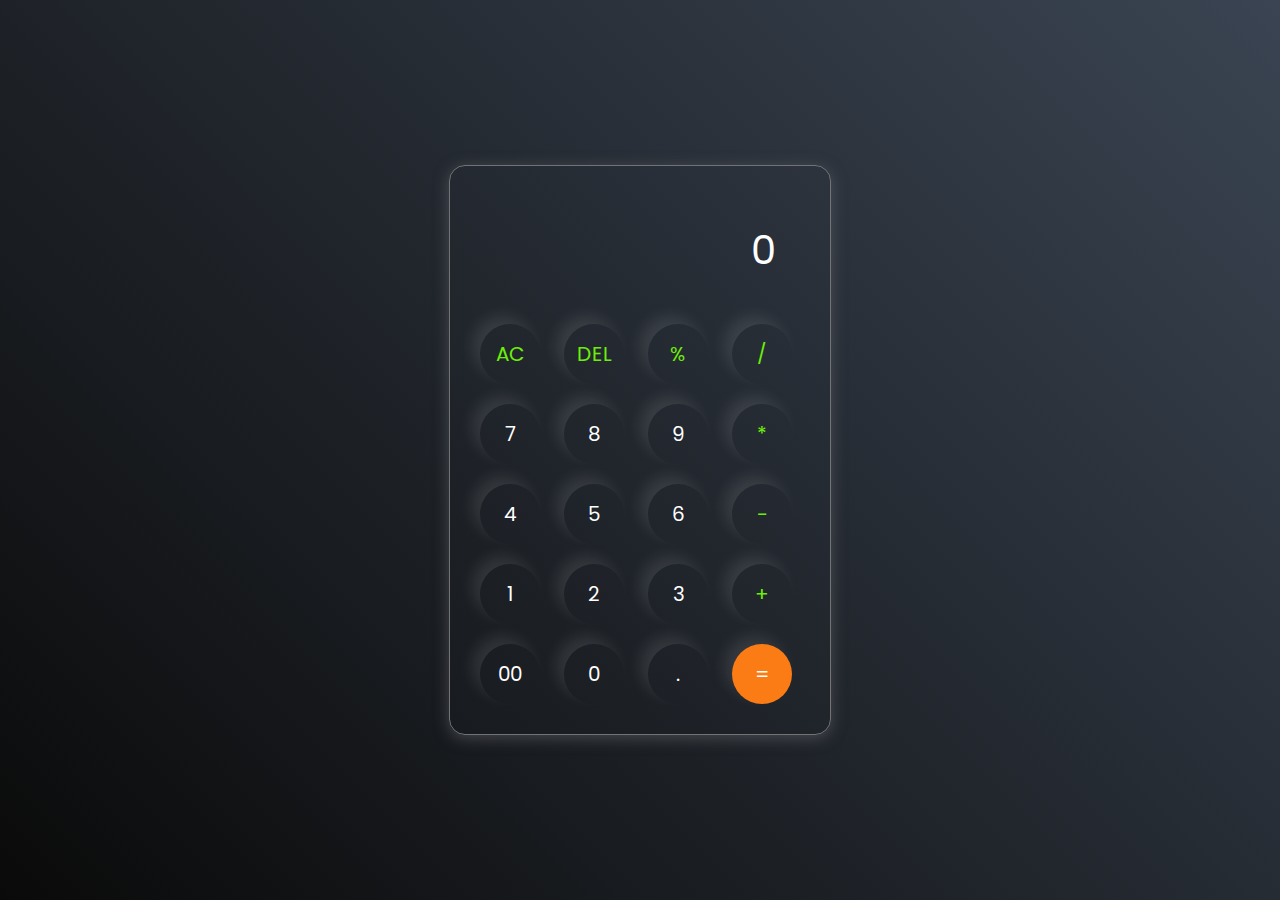
<file: CALCULATOR/index.html>
<!DOCTYPE html>
<html lang="en">
<head>
    <meta charset="UTF-8">
    <meta http-equiv="X-UA-Compatible" content="IE=edge">
    <meta name="viewport" content="width=device-width, initial-scale=1.0">
    <link rel="stylesheet" href="style.css">
    <title>calculator</title>
</head>
<body>
    <div class="calculator">
        <input type="text" placeholder="0" id="inputBox">
        <div>
            <button class="operator">AC</button>
            <button class="operator">DEL</button>
            <button class="operator">%</button>
            <button class="operator">/</button>
        </div>
        <div>
            <button>7</button>
            <button>8</button>
            <button>9</button>
            <button class="operator">*</button>
        </div>
        <div>
            <button>4</button>
            <button>5</button>
            <button>6</button>
            <button class="operator">-</button>
        </div>
        <div>
            <button>1</button>
            <button>2</button>
            <button>3</button>
            <button class="operator">+</button>
        </div>
        <div>
            <button>00</button>
            <button>0</button>
            <button>.</button>
            <button class="equalBtn">=</button>
        </div>
    </div>

    <script src="script.js"></script>
</body>
</html>
</file>
<file: CALCULATOR/style.css>
@import url('https://fonts.googleapis.com/css2?family=Poppins:wght@500&display=swap');

*{
    margin: 0;
    padding: 0;
    box-sizing: border-box;
    font-family: 'Poppins', sans-serif;
}

body{
    width: 100%;
    height: 100vh;
    display: flex;
    justify-content: center;
    align-items: center;
    background: linear-gradient(45deg, #0a0a0a, #3a4452);
}

.calculator{
    border: 1px solid #717377;
    padding: 20px;
    border-radius: 16px;
    background: transparent;
    box-shadow: 0px 3px 15px rgba(113, 115, 119, 0.5);

}

input{
    width: 320px;
    border: none;
    padding: 24px;
    margin: 10px;
    background: transparent;
    box-shadow: 0px 3px 15px rgbs(84, 84, 84, 0.1);
    font-size: 40px;
    text-align: right;
    cursor: pointer;
    color: #ffffff;

}

input::placeholder{
    color: #ffffff;
}

button{
    border: none;
    width: 60px;
    height: 60px;
    margin: 10px;
    border-radius: 50%;
    background: transparent;
    color: #ffffff;
    font-size: 20px;
    box-shadow: -8px -8px 15px rgba(255, 255, 255, 0.1);
    cursor: pointer;
}

.equalBtn{
    background-color: #fb7c14;
}

.operator{
    color: #6dee0a;
}
</file>
